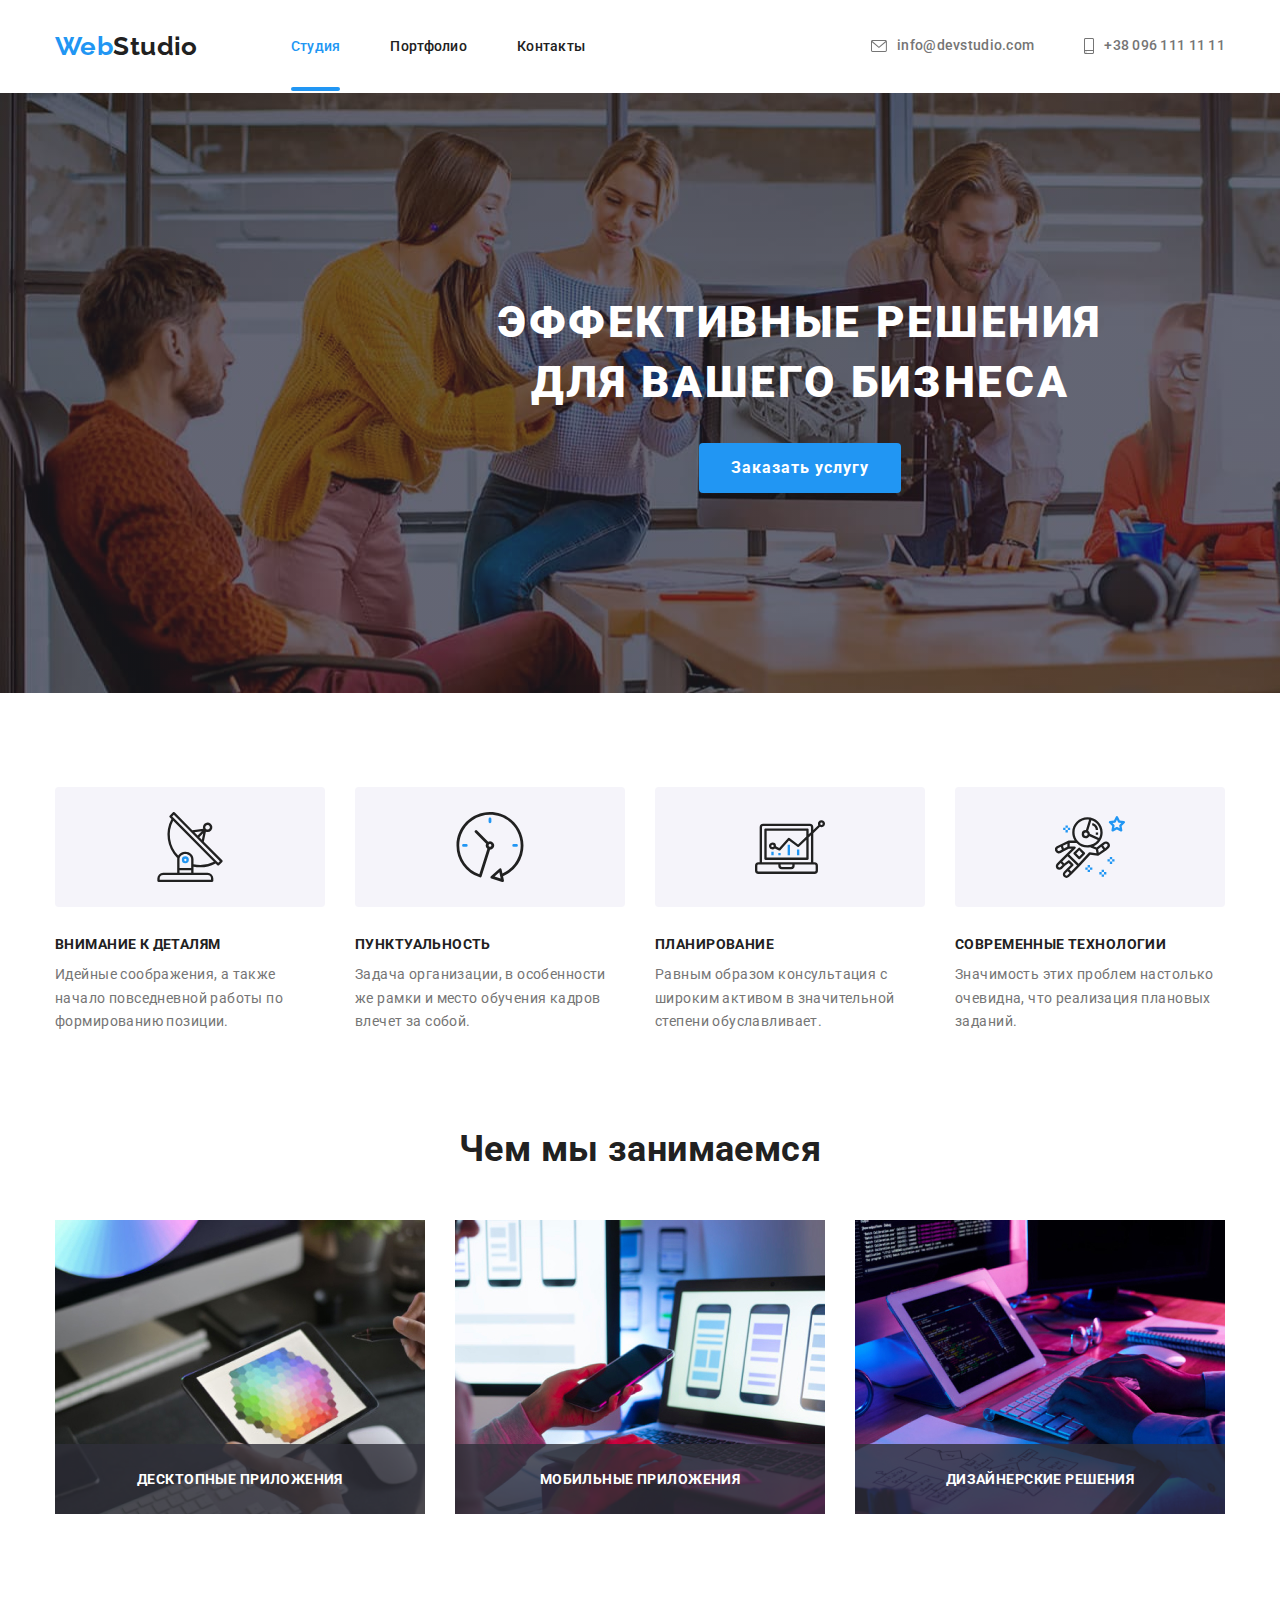
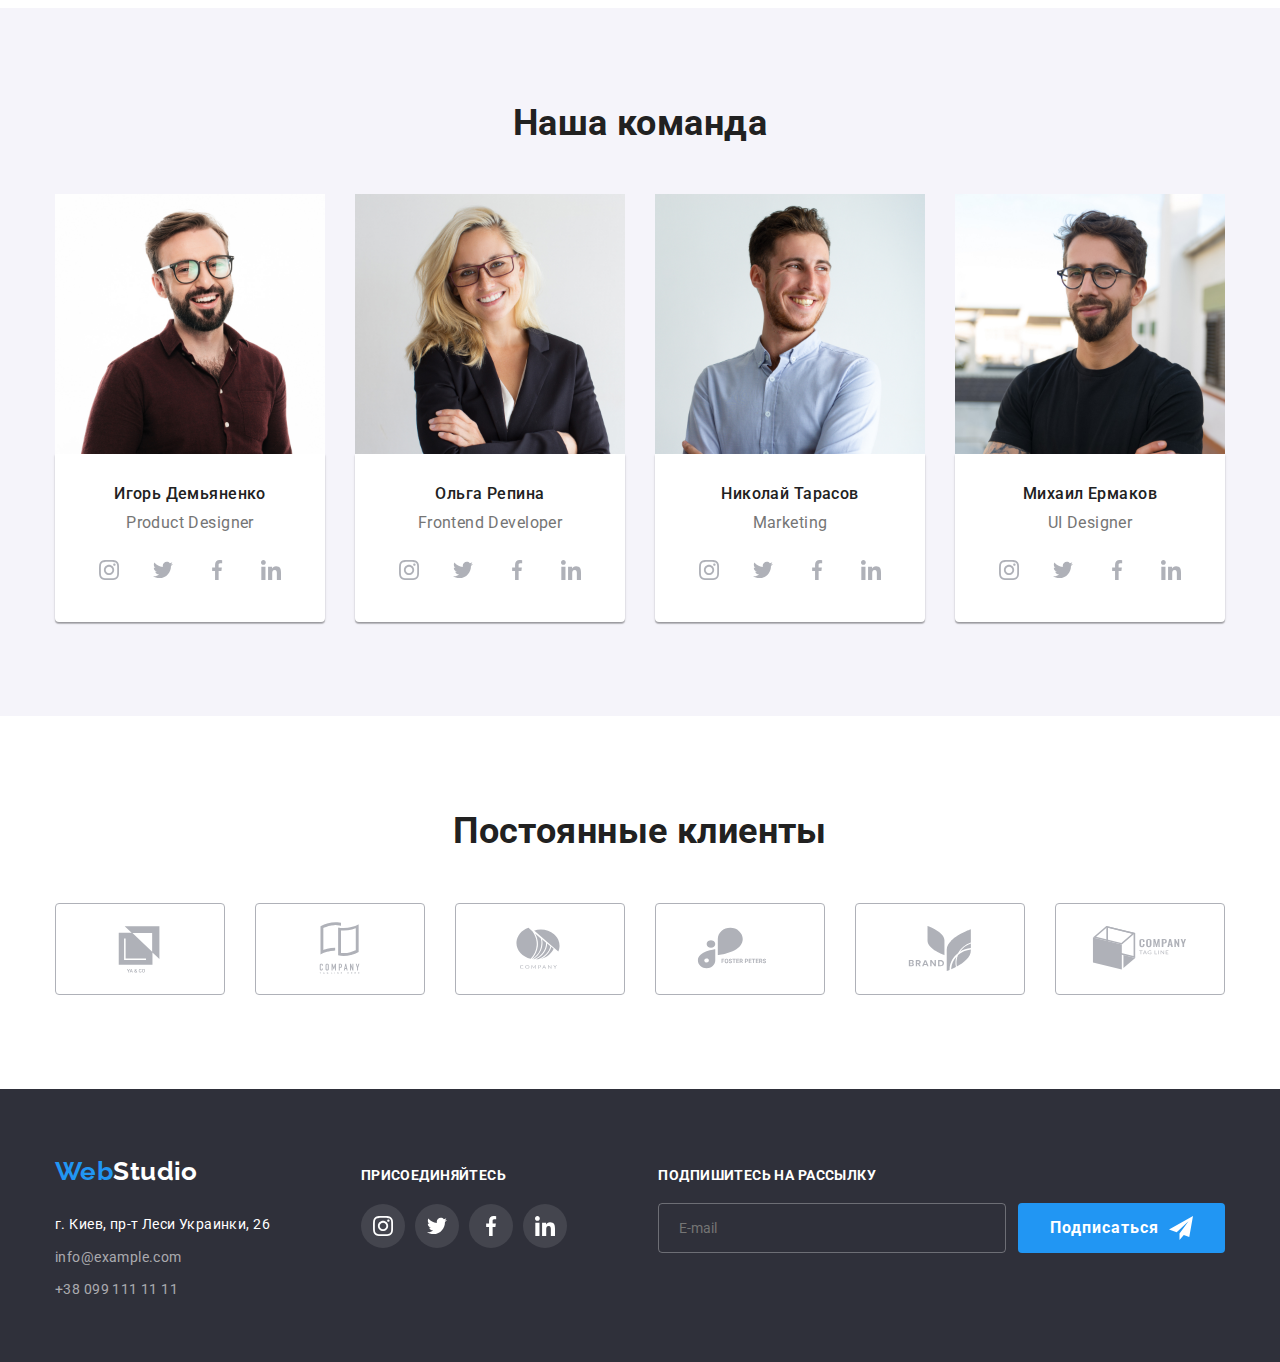
<file: index.html>
<!DOCTYPE html>
<html lang="ru">

<head>
    <meta charset="UTF-8">
    <meta http-equiv="X-UA-Compatible" content="IE=edge">
    <meta name="viewport" content="width=device-width, initial-scale=1.0">
    <title>Document</title>
    <link rel="stylesheet" href="https://cdnjs.cloudflare.com/ajax/libs/modern-normalize/1.1.0/modern-normalize.min.css">
    <link href="https://fonts.googleapis.com/css2?family=Raleway:wght@700&family=Roboto:wght@400;500;700;900&display=swap"
    rel="stylesheet">
    <link rel="stylesheet" href="./CSS/main.min.css">
</head>

<body>
    <header class="header">
        <div class="container main-header">
        <nav class="header-nav">
            <a href="./index.html" class="logo link"><span class="first-word">Web</span>Studio</a>
            <ul class="site-nav list">
                <li class="site-nav-item"><a href="./index.html" class="studio-link link item">Студия</a></li>
                <li class="site-nav-item"><a href="./portfolio.html" class="link item">Портфолио</a></li>
                <li class="site-nav-item"><a href="" class="contacts-link link item">Контакты</a></li>
            </ul>
        </nav>
        <ul class="contacts list">
            <li class="contact-item"><a href="mailto:info@devstudio.com" class="item">
                <svg class="contact-icon-e-mail">
                    <use href="./images/background-img/symbol-defs.svg#icon-envelope">
                    </use>
                </svg>info@devstudio.com</a></li>
            <li class="contact-item"><a href="tel:+380961111111" class="item">
                <svg class="contact-icon-smartphone">
                    <use href="./images/background-img/symbol-defs.svg#icon-smartphone">
                    </use>
                </svg>+38 096 111 11 11</a></li>
        </ul>
        </div>
    </header>
    <main>
        <!--Секция герой-->
        <section class="hero">
            <div class="container hero__content">
            <h1 class="hero__title">Эффективные решения для вашего бизнеса</h1>
            <button type="button" data-modal-open>Заказать услугу</button> 
            </div>
        </section>
        <!--Секция с особенностями-->
        <section class="features">
            <div class="container">
            <h2 class="visually-hidden">Особенности</h2>
            <ul class="features__list list">
                <li class="features__item">
                    <h3 class="features__title">Внимание к деталям</h3>
                    <p class="features__text">Идейные соображения, а также начало повседневной работы по формированию позиции.</p>
                </li>
                <li class="features__item">
                    <h3 class="features__title">Пунктуальность</h3>
                    <p class="features__text">Задача организации, в особенности же рамки и место обучения кадров влечет за собой.</p>
                </li>
                <li class="features__item">
                    <h3 class="features__title">Планирование</h3>
                    <p class="features__text">Равным образом консультация с широким активом в значительной степени обуславливает.</p>
                </li>
                <li class="features__item">
                    <h3 class="features__title">Современные технологии</h3>
                    <p class="features__text">Значимость этих проблем настолько очевидна, что реализация плановых заданий.</p>
                </li>
            </ul>
            </div>
        </section>
        <!--Секция о работе-->
        <section class="work">
            <div class="container">
            <h2 class="work__title title">Чем мы занимаемся</h2>
            <ul class="work__list list">
                <li class="work__item">
                    <img src="./images/section3/img.jpg" width="370" height="294" alt="Печать на планшете">
                                      <div class="work__box"><p class="work__text">Десктопные приложения</p></div>
                </li>
                <li class="work__item"><img src="./images/section3/img-2.jpg" width="370" height="294" alt="Печать на ноутбуке">
                                      <div class="work__box"><p class="work__text">Мобильные приложения</p></div>
                </li>
                <li class="work__item"><img src="./images/section3/img-3.jpg" width="370" height="294" alt="Планшет с изображением палитры">
                                      <div class="work__box"><p class="work__text">Дизайнерские решения</p></div>
                </li>
            </ul>
            </div>
        </section>
        <!--Секция команды-->
        <section class="cards">
            <div class="container">
            <h2 class="cards__title title">Наша команда</h2>
            <ul class="cards__list list">
                <li class="cards__item">
                    <img src="./images/section4/img.jpg" width="270" height="260" alt="Изображение мужчини">
                    <div class="cards__footer">
                    <h3 class="cards__name">Игорь Демьяненко</h3>
                    <p class="cards__pos">Product Designer</p>
                    <ul class="social list">
                        <li class="social__item"><a href="" target="_blank"
                rel="noopener nofollow noreferrer" class="social__link">
                                <svg class="social__icon">
                                    <use href="./images/background-img/symbol-defs.svg#icon-instagram"></use>
                                </svg>
                            </a></li>
                        <li class="social__item"><a href="" target="_blank"
                rel="noopener nofollow noreferrer" class="social__link">
                                <svg class="social__icon">
                                    <use href="./images/background-img/symbol-defs.svg#icon-twitter">
                                    </use>
                                </svg>
                            </a></li>
                        <li class="social__item"><a href="" target="_blank"
                rel="noopener nofollow noreferrer" class="social__link">
                                <svg class="social__icon">
                                    <use href="./images/background-img/symbol-defs.svg#icon-facebook">
                                    </use>
                                </svg>
                            </a></li>
                        <li class="social__item"><a href="" target="_blank"
                rel="noopener nofollow noreferrer" class="social__link">
                                <svg class="social__icon">
                                    <use href="./images/background-img/symbol-defs.svg#icon-linkedin">
                                    </use>
                                </svg>
                            </a></li>
                    </ul>
                    </div>
                </li>
                <li class="cards__item">
                    <img src="./images/section4/img-2.jpg" width="270" height="260" alt="Изображение женщини">
                    <div class="cards__footer">
                    <h3 class="cards__name">Ольга Репина</h3>
                    <p class="cards__pos">Frontend Developer</p>
                    <ul class="social list">
                        <li class="social__item"><a href="" target="_blank"
                rel="noopener nofollow noreferrer" class="social__link">
                                <svg class="social__icon">
                                    <use href="./images/background-img/symbol-defs.svg#icon-instagram"></use>
                                </svg>
                            </a></li>
                        <li class="social__item"><a href="" target="_blank"
                rel="noopener nofollow noreferrer" class="social__link">
                                <svg class="social__icon">
                                    <use href="./images/background-img/symbol-defs.svg#icon-twitter">
                                    </use>
                                </svg>
                            </a></li>
                        <li class="social__item"><a href="" target="_blank"
                rel="noopener nofollow noreferrer" class="social__link">
                                <svg class="social__icon">
                                    <use href="./images/background-img/symbol-defs.svg#icon-facebook">
                                    </use>
                                </svg>
                            </a></li>
                        <li class="social__item"><a href="" target="_blank"
                rel="noopener nofollow noreferrer" class="social__link">
                                <svg class="social__icon">
                                    <use href="./images/background-img/symbol-defs.svg#icon-linkedin">
                                    </use>
                                </svg>
                            </a></li>
                    </ul>
                    </div>
                </li>
                <li class="cards__item">
                    <img src="./images/section4/img-3.jpg" width="270" height="260" alt="Изображение мужчини">
                    <div class="cards__footer">
                    <h3 class="cards__name">Николай Тарасов</h3>
                    <p class="cards__pos">Marketing</p>
                    <ul class="social list">
                        <li class="social__item"><a href="" target="_blank"
                rel="noopener nofollow noreferrer" class="social__link">
                                <svg class="social__icon">
                                    <use href="./images/background-img/symbol-defs.svg#icon-instagram"></use>
                                </svg>
                            </a></li>
                        <li class="social__item"><a href="" target="_blank"
                rel="noopener nofollow noreferrer" class="social__link">
                                <svg class="social__icon">
                                    <use href="./images/background-img/symbol-defs.svg#icon-twitter">
                                    </use>
                                </svg>
                            </a></li>
                        <li class="social__item"><a href="" target="_blank"
                rel="noopener nofollow noreferrer" class="social__link">
                                <svg class="social__icon">
                                    <use href="./images/background-img/symbol-defs.svg#icon-facebook">
                                    </use>
                                </svg>
                            </a></li>
                        <li class="social__item"><a href="" target="_blank"
                rel="noopener nofollow noreferrer" class="social__link">
                                <svg class="social__icon">
                                    <use href="./images/background-img/symbol-defs.svg#icon-linkedin">
                                    </use>
                                </svg>
                            </a></li>
                    </ul>
                    </div>
                </li>
                <li class="cards__item">
                    <img src="./images/section4/img-4.jpg" width="270" height="260" alt="Изображение мужчини">
                    <div class="cards__footer">
                    <h3 class="cards__name">Михаил Ермаков</h3>
                    <p class="cards__pos">UI Designer</p>
                    <ul class="social list">
                        <li class="social__item"><a href="" target="_blank"
                rel="noopener nofollow noreferrer" class="social__link">
                                <svg class="social__icon">
                                    <use href="./images/background-img/symbol-defs.svg#icon-instagram"></use>
                                </svg>
                            </a></li>
                        <li class="social__item"><a href="" target="_blank"
                rel="noopener nofollow noreferrer" class="social__link">
                                <svg class="social__icon">
                                    <use href="./images/background-img/symbol-defs.svg#icon-twitter">
                                    </use>
                                </svg>
                            </a></li>
                        <li class="social__item"><a href="" target="_blank"
                rel="noopener nofollow noreferrer" class="social__link">
                                <svg class="social__icon">
                                    <use href="./images/background-img/symbol-defs.svg#icon-facebook">
                                    </use>
                                </svg>
                            </a></li>
                        <li class="social__item"><a href="" target="_blank"
                rel="noopener nofollow noreferrer" class="social__link">
                                <svg class="social__icon">
                                    <use href="./images/background-img/symbol-defs.svg#icon-linkedin">
                                    </use>
                                </svg>
                            </a></li>
                    </ul>
                    </div>
                </li>
            </ul>
            </div>
        </section>
        <!-- Секция постоянные клиенты -->
        <section class="clients">
            <div class="container">
            <h2 class="clients__title">Постоянные клиенты</h2>
            <ul class="clients__list list">
                <li class="clients__item"><a href="" class="clients__link">
                    <svg class="clients__icon">
                        <use href="./images/background-img/symbol-defs.svg#icon-first">
                        </use>
                    </svg>
                </a></li>
                <li class="clients__item"><a href="" class="clients__link">
                    <svg class="clients__icon">
                        <use href="./images/background-img/symbol-defs.svg#icon-second">

                        </use>
                    </svg>
                </a></li>
                <li class="clients__item"><a href="" class="clients__link">
                    <svg class="clients__icon">
                        <use href="./images/background-img/symbol-defs.svg#icon-third">
                        </use>
                    </svg>
                </a></li>
                <li class="clients__item"><a href="" class="clients__link">
                    <svg class="clients__icon">
                        <use href="./images/background-img/symbol-defs.svg#icon-fourth">
                        </use>
                    </svg>
                </a></li>
                <li class="clients__item"><a href="" class="clients__link">
                    <svg class="clients__icon">
                        <use href="./images/background-img/symbol-defs.svg#icon-fifth">
                        </use>
                    </svg>
                </a></li>
                <li class="clients__item"><a href="" class="clients__link">
                    <svg class="clients__icon">
                        <use href="./images/background-img/symbol-defs.svg#icon-sixth">
                        </use>
                    </svg>
                </a></li>
            </ul>
            </div>
        </section>
    </main>

    <!-- FOOTER -->
    <footer class="footer">
        <div class="container footer-container">
            <div class="first-part">
        <a href="./index.html" class="logo link"><span class="first-word">Web</span>Studio</a>
                <address>
                    <ul class="contacts-list list">
                        <li class="fact-address footer-item"> <a href="https://www.google.com/maps/place/бул.+Леси+Украинки,+26,+Киев,+02000/@50.4265807,30.5361971,17z/data=!3m1!4b1!4m5!3m4!1s0x40d4cf0e033ecbe9:0x57a4dffefec77da0!8m2!3d50.4265807!4d30.5383858" target="_blank"
                rel="noopener nofollow noreferrer" class="link address">г. Киев, пр-т Леси Украинки, 26</a></li>
                        <li class="footer-item"><a href="mailto:info@example.com" class="address">info@example.com</a></li>
                        <li class="footer-item"><a href="tel:+380991111111" class="address">+38 099 111 11 11</a></li>
                    </ul>
                </address>
                </div>
                <div class="second-part">
                <p class="second-part-title">присоединяйтесь</p>
                <ul class="social-list list">
                    <li class="social-item"><a href="" target="_blank"
                rel="noopener nofollow noreferrer" class="social-item-link">
                        <svg class="icon">
                            <use href="./images/background-img/symbol-defs.svg#icon-instagram"></use>
                        </svg>
                    </a></li>
                    <li class="social-item"><a href="" target="_blank"
                rel="noopener nofollow noreferrer" class="social-item-link">
                        <svg class="icon">
                            <use href="./images/background-img/symbol-defs.svg#icon-twitter">
                            </use>
                        </svg>
                    </a></li>
                    <li class="social-item"><a href="" target="_blank"
                rel="noopener nofollow noreferrer" class="social-item-link">
                        <svg class="icon">
                            <use href="./images/background-img/symbol-defs.svg#icon-facebook">
                            </use>
                        </svg>
                    </a></li>
                    <li class="social-item"><a href="" target="_blank"
                rel="noopener nofollow noreferrer" class="social-item-link">
                        <svg class="icon">
                            <use href="./images/background-img/symbol-defs.svg#icon-linkedin">
                            </use>
                        </svg>
                    </a></li>
                </ul>
                </div>
                <div class="third-part">
                <p class="third-part-text">подпишитесь на рассылку</p>
                <form class="third-part-form">
                    <input type="email" name="mail" class="mail-input" placeholder="E-mail">
                    <button class="third-part-btn btn" type="submit">Подписаться</button>
                </form>
                </div>
         </div>
    </footer>
    <div class="backdrop is-hidden" data-modal>
        <div class="modal">
            <button class="modal-button" data-modal-close>
                <svg class="exit-icon">
                    <use href="./images/background-img/symbol-defs.svg#icon-Vector-2">
                    </use>
                </svg>
            </button>
            <p class="form-title">Оставьте свои данные, мы вам перезвоним</p>
            <form class="form">
                <div class="form_field">
                <label class="lable" for="name">Имя</label>
                <div class="input-wrap">
                <input class="input" type="text" name="name" id="name">
                <svg class="icon-input" width="18" height="18">
                    <use href="./images/background-img/symbol-defs.svg#icon-person">
                    </use>
                </svg>
                </div>
                </div>
                <div class="form_field">
                <label class="lable" for="tel">Телефон</label>
                <div class="input-wrap">
                <input class="input" type="tel" name="tel" id="tel">
                <svg class="icon-input" width="18" height="18">
                    <use href="./images/background-img/symbol-defs.svg#icon-phone">
                    </use>
                    </svg>
                </div>
                </div>
                <div class="form_field">
                <label class="lable" for="mail">Почта</label>
                <div class="input-wrap">
                <input class="input" type="email" name="mail" id="mail">
                <svg class="icon-input" width="18" height="18">
                    <use href="./images/background-img/symbol-defs.svg#icon-email">
                    </use>
                </svg>
                </div>
                </div>
                <div class="form_field">
                    <label class="lable" for="modal-textarea">Комментарий</label>
                    <textarea class="textarea" name="comment" id="modal-textarea" placeholder="Введите текст" ></textarea>
                </div>
                <div class="form_field">
                    <input type="checkbox" name="agreement" value="agreement" class="modal-check visually-hidden" id="agreement" />
                    <label for="agreement" class="agreement-text">Соглашаюсь с рассылкой и принимаю <a class="contract-link" href="">Условия договора</a></label>
                 </div>
                 <button class="modal-btn btn" type="submit">Отправить</button>
            </form>
        </div>
        </div>

        <script src="./js/modal.js"></script>
</body>
</html>
</file>
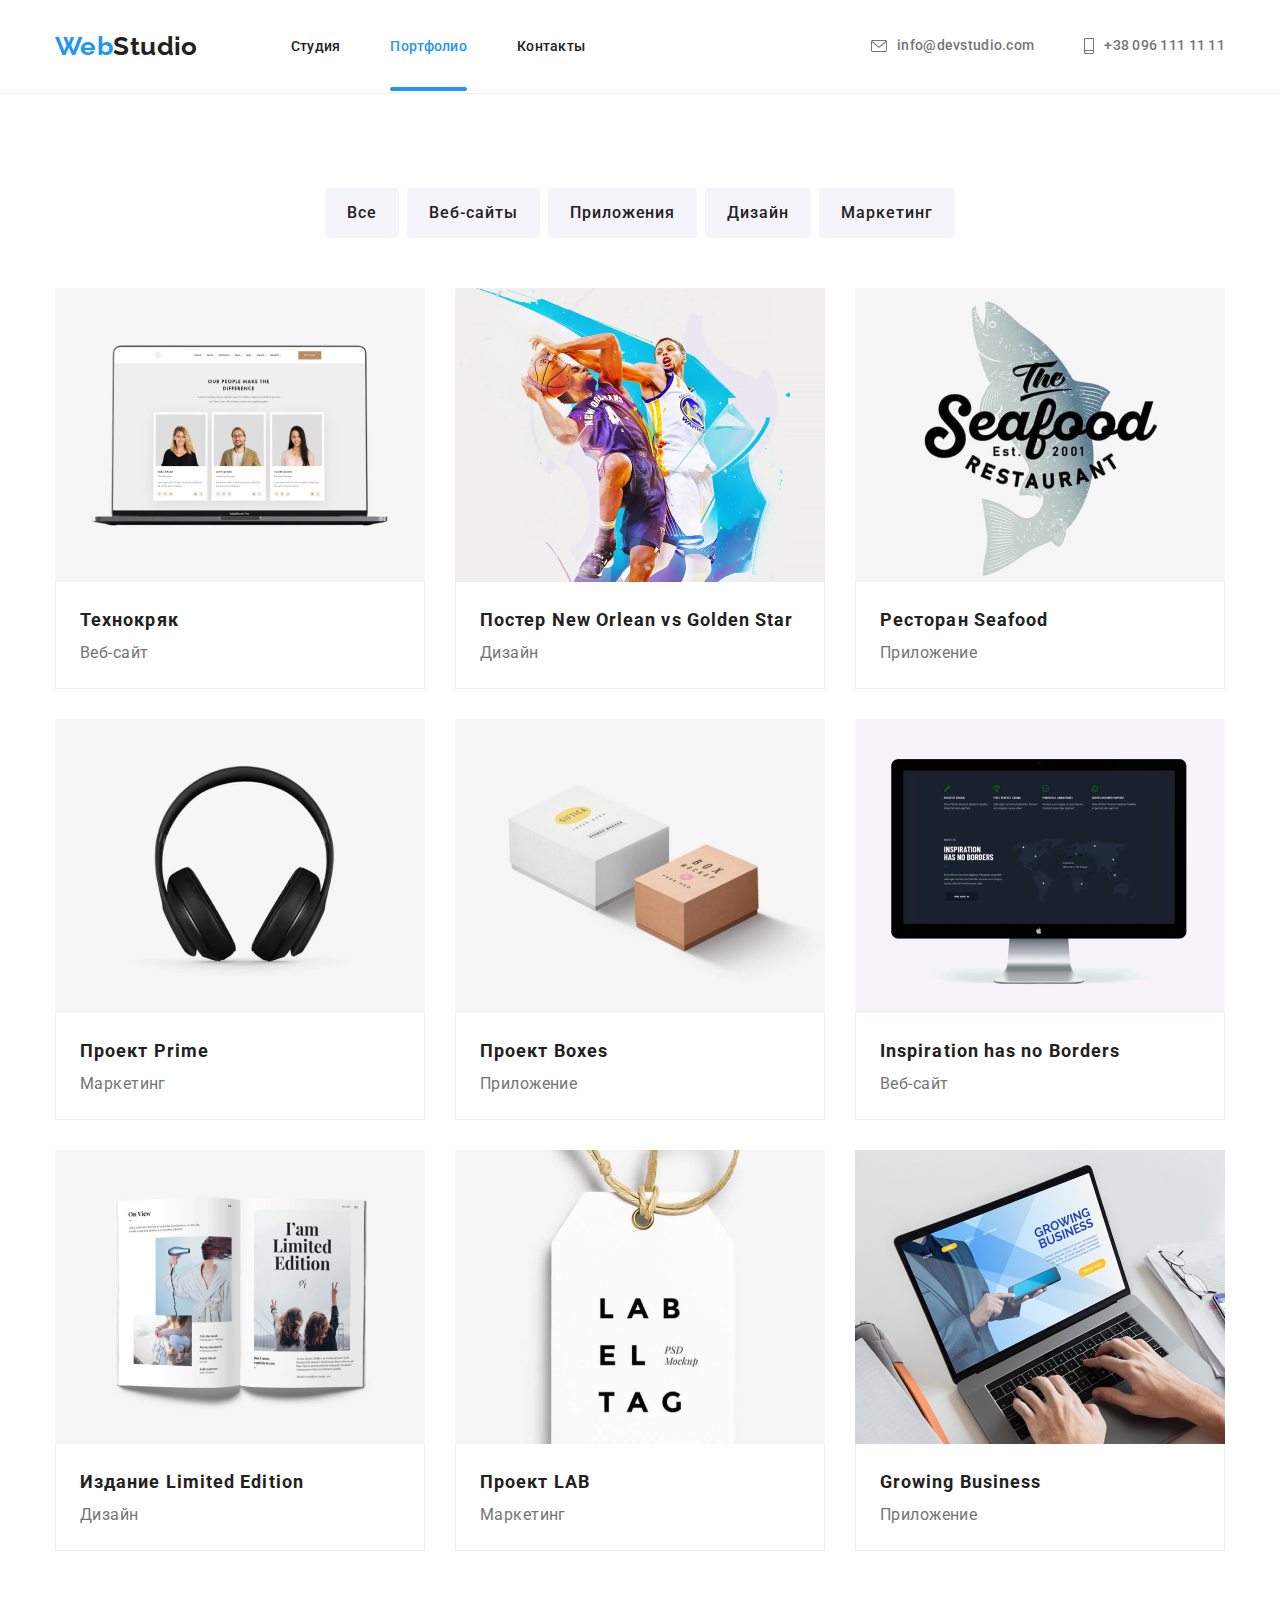
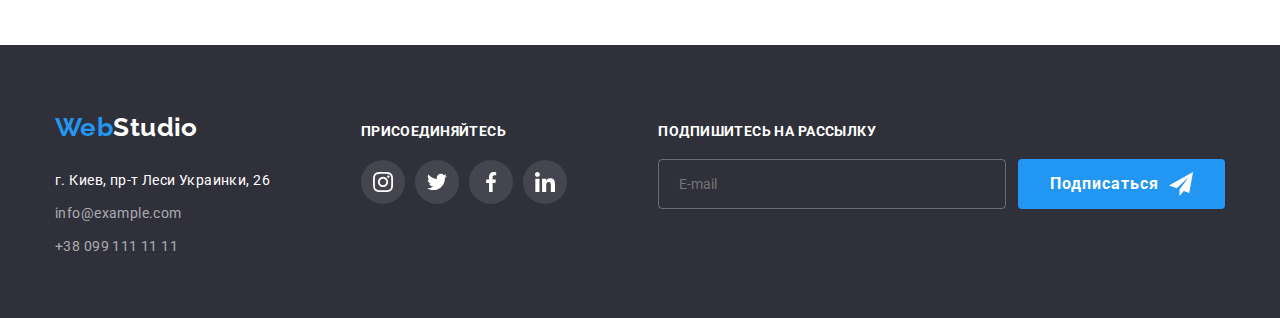
<file: portfolio.html>
<!DOCTYPE html>
<html lang="ru">

<head>
    <meta charset="UTF-8">
    <meta http-equiv="X-UA-Compatible" content="IE=edge">
    <meta name="viewport" content="width=device-width, initial-scale=1.0">
    <title>Document</title>
    <link rel="stylesheet" href="https://cdnjs.cloudflare.com/ajax/libs/modern-normalize/1.1.0/modern-normalize.min.css">
    <link rel="stylesheet" href="https://fonts.googleapis.com/css2?family=Raleway:wght@700&family=Roboto:wght@400;500;700;900&display=swap">
    <link rel="stylesheet" href="./CSS/portfolio.min.css">
</head>

<body>
    <header class="header header-portfolio">
        <div class="container main-header">
            <nav class="header-nav">
                <a href="./index.html" class="logo link"><span class="first-word">Web</span>Studio</a>
                <ul class="site-nav list">
                    <li class="site-nav-item"><a href="./index.html" class="link item">Студия</a></li>
                    <li class="site-nav-item"><a href="./portfolio.html" class="portfolio-link link item">Портфолио</a></li>
                    <li class="site-nav-item"><a href="" class="contacts-link link item">Контакты</a></li>
                </ul>
            </nav>
        <ul class="contacts list">
            <li class="contact-item"><a href="mailto:info@devstudio.com" class="item">
                    <svg class="contact-icon-e-mail">
                        <use href="./images/background-img/symbol-defs.svg#icon-envelope">
                        </use>
                    </svg>info@devstudio.com</a></li>
            <li class="contact-item"><a href="tel:+380961111111" class="item">
                    <svg class="contact-icon-smartphone">
                        <use href="./images/background-img/symbol-defs.svg#icon-smartphone">
                        </use>
                    </svg>+38 096 111 11 11</a></li>
        </ul>
        </div>
    </header>
    <main>
        <section class="section-main">
            <div class="container">
            <h1 class="visually-hidden">Портфолио</h1>
            <!-- Список кнопок -->
            <ul class="buttons list">
                <li class="button__item"><button type="button">Все</button></li>
                <li class="button__item"><button type="button">Веб-сайты</button></li>
                <li class="button__item"><button type="button">Приложения</button></li>
                <li class="button__item"><button type="button">Дизайн</button></li>
                <li class="button__item"><button type="button">Маркетинг</button></li>
            </ul>
            <!--Список проектов-->
            <ul class="project list">
                <li class="project__item"><a href="" class="project__link link">
                    <div class="project-card">
                    <img class="project-img" src="./images/HT2/img.jpg" width="370" height="294" alt="Изображение с ноутбуком">
                    <div class="project-box">
                        <p class="project-box-text">Ресурс предлагает комплексные предложения с разным уровнем функционала и сервисов. Все это позволит посетителю получить
                        исчерпывающие сведения о компании или частном лице.</p>
                    </div>
                    </div>
                    <div class="project-text">
                    <h2>Технокряк</h2>
                    <p class="paragraph">Веб-сайт</p>
                    </div>
                    </a>

                </li>
                <li class="project__item"><a href="" class="project__link link">
                    <div class="project-card">
                    <img src="./images/HT2/img-2.jpg" width="370" height="294" alt="Баскетболисты">
                    <div class="project-box">
                        <p class="project-box-text">Ресурс предлагает комплексные предложения с разным уровнем функционала и сервисов. Все
                            это позволит посетителю получить
                            исчерпывающие сведения о компании или частном лице.</p>
                    </div>
                    </div>
                    <div class="project-text">
                    <h2>Постер New Orlean vs Golden Star</h2>
                    <p>Дизайн</p>
                    </div>
                    </a>
                </li>
                <li class="project__item"><a href="" class="project__link link">
                    <div class="project-card">
                    <img src="./images/HT2/img-3.jpg" width="370" height="294" alt="Логотип ресторана">
                    <div class="project-box">
                        <p class="project-box-text">Ресурс предлагает комплексные предложения с разным уровнем функционала и сервисов. Все
                            это позволит посетителю получить
                            исчерпывающие сведения о компании или частном лице.</p>
                    </div>
                    </div>
                    <div class="project-text">
                    <h2>Ресторан Seafood</h2>
                    <p>Приложение</p>
                    </div>
                    </a>
                </li>
                <li class="project__item"><a href="" class="project__link link">
                    <div class="project-card">
                    <img src="./images/HT2/img-4.jpg" width="370" height="294" alt="Изображение с наушникми">
                    <div class="project-box">
                        <p class="project-box-text">Ресурс предлагает комплексные предложения с разным уровнем функционала и сервисов. Все
                            это позволит посетителю получить
                            исчерпывающие сведения о компании или частном лице.</p>
                    </div>
                    </div>
                    <div class="project-text">
                    <h2>Проект Prime</h2>
                    <p>Маркетинг</p>
                    </div>
                    </a>
                </li>
                <li class="project__item"><a href="" class="project__link link">
                    <div class="project-card">
                    <img src="./images/HT2/img-5.jpg" width="370" height="294" alt="Изображение с коробками">
                    <div class="project-box">
                        <p class="project-box-text">Ресурс предлагает комплексные предложения с разным уровнем функционала и сервисов. Все
                            это позволит посетителю получить
                            исчерпывающие сведения о компании или частном лице.</p>
                    </div>
                    </div>
                    <div class="project-text">
                    <h2>Проект Boxes</h2>
                    <p>Приложение</p>
                    </div>
                </a>
                </li>
                <li class="project__item"><a href="" class="project__link link">
                    <div class="project-card">
                    <img src="./images/HT2/img-6.jpg" width="370" height="294" alt="Изображение с екраном">
                    <div class="project-box">
                        <p class="project-box-text">Ресурс предлагает комплексные предложения с разным уровнем функционала и сервисов. Все
                            это позволит посетителю получить
                            исчерпывающие сведения о компании или частном лице.</p>
                    </div>
                    </div>
                    <div class="project-text">
                    <h2 lang="en">Inspiration has no Borders</h2>
                    <p>Веб-сайт</p>
                    </div>
                    </a>
                </li>
                <li class="project__item"><a href="" class="project__link link">
                    <div class="project-card">
                    <img src="./images/HT2/img-7.jpg" width="370" height="294" alt="Изображение с журналом">
                    <div class="project-box">
                        <p class="project-box-text">Ресурс предлагает комплексные предложения с разным уровнем функционала и сервисов. Все
                            это позволит посетителю получить
                            исчерпывающие сведения о компании или частном лице.</p>
                    </div>
                    </div>
                    <div class="project-text">
                    <h2>Издание Limited Edition</h2>
                    <p>Дизайн</p>
                    </div>
                    </a>
                </li>
                <li class="project__item"><a href="" class="project__link link">
                    <div class="project-card">
                    <img src="./images/HT2/img-8.jpg" width="370" height="294" alt="Изображение с лейблом">
                    <div class="project-box">
                        <p class="project-box-text">Ресурс предлагает комплексные предложения с разным уровнем функционала и сервисов. Все
                            это позволит посетителю получить
                            исчерпывающие сведения о компании или частном лице.</p>
                    </div>
                    </div>
                    <div class="project-text">
                    <h2>Проект LAB</h2>
                    <p>Маркетинг</p>
                    </div>
                    </a>
                </li>
                <li class="project__item"><a href="" class="project__link link">
                    <div class="project-card">
                    <img src="./images/HT2/img-9.jpg" width="370" height="294" alt="Изображение рук с ноутбуком">
                    <div class="project-box">
                        <p class="project-box-text">Ресурс предлагает комплексные предложения с разным уровнем функционала и сервисов. Все
                            это позволит посетителю получить
                            исчерпывающие сведения о компании или частном лице.</p>
                    </div>
                    </div>
                    <div class="project-text">
                    <h2 lang="en">Growing Business</h2>
                    <p>Приложение</p>
                    </div>
                    </a>
                </li>
            </ul>
            </div>
        </section>
    </main>
    <footer class="footer">
        <div class="container footer-container">
            <div class="first-part">
                <a href="./index.html" class="logo footer-logo link"><span class="first-word">Web</span>Studio</a>
                <address>
                    <ul class="contacts-list list">
                        <li class="fact-address footer-item"> <a
                                href="https://www.google.com/maps/place/бул.+Леси+Украинки,+26,+Киев,+02000/@50.4265807,30.5361971,17z/data=!3m1!4b1!4m5!3m4!1s0x40d4cf0e033ecbe9:0x57a4dffefec77da0!8m2!3d50.4265807!4d30.5383858"
                                target="_blank" rel="noopener nofollow noreferrer" class="link address">г. Киев, пр-т Леси
                                Украинки, 26</a></li>
                        <li class="footer-item"><a href="mailto:info@example.com" class="address">info@example.com</a></li>
                        <li class="footer-item"><a href="tel:+380991111111" class="address">+38 099 111 11 11</a></li>
                    </ul>
                </address>
            </div>
            <div class="second-part">
                <p class="second-part-title">присоединяйтесь</p>
                <ul class="social-list list">
                    <li class="social-item"><a href="" target="_blank"
                rel="noopener nofollow noreferrer" class="social-item-link">
                            <svg class="icon">
                                <use href="./images/background-img/symbol-defs.svg#icon-instagram"></use>
                            </svg>
                        </a></li>
                    <li class="social-item"><a href="" target="_blank"
                rel="noopener nofollow noreferrer" class="social-item-link">
                            <svg class="icon">
                                <use href="./images/background-img/symbol-defs.svg#icon-twitter">
                                </use>
                            </svg>
                        </a></li>
                    <li class="social-item"><a href="" target="_blank"
                rel="noopener nofollow noreferrer" class="social-item-link">
                            <svg class="icon">
                                <use href="./images/background-img/symbol-defs.svg#icon-facebook">
                                </use>
                            </svg>
                        </a></li>
                    <li class="social-item"><a href="" target="_blank"
                rel="noopener nofollow noreferrer" class="social-item-link">
                            <svg class="icon">
                                <use href="./images/background-img/symbol-defs.svg#icon-linkedin">
                                </use>
                            </svg>
                        </a></li>
                </ul>
            </div>
            <div class="third-part">
                <p class="third-part-text">подпишитесь на рассылку</p>
                <form class="third-part-form">
                    <input type="email" name="mail" class="mail-input" placeholder="E-mail">
                    <button class="third-part-btn btn" type="submit">Подписаться</button>
                </form>
            </div>
        </div>
    </footer>
</body>
</html>
</file>
<file: CSS/main.min.css>
:root{--bgc: #FFFFFF;--secondary-bgc: #2F303A;--bgc-accent: #F5F4FA;--text-color: #757575;--header-color: #212121;--accent-text: #2196F3;--main-cub: cubic-bezier(0.4, 0, 0.2, 1)}.visually-hidden{position:absolute;white-space:nowrap;width:1px;height:1px;overflow:hidden;border:0;padding:0;clip:rect(0 0 0 0);clip-path:inset(50%);margin:-1px}p,h1,h2,h3,h4,h5,h6{margin:0}ul,ol{margin:0;padding-left:0}button{cursor:pointer}img{display:block}body{background-color:var(--bgc);color:var(--text-color);font-family:Roboto,sans-serif;font-size:14px;letter-spacing:.03em}.list{list-style:none}.link{text-decoration:none}.container{width:1200px;margin:0 auto;padding-left:15px;padding-right:15px}button{display:inline-block;background-color:var(--accent-text);color:var(--bgc);font-family:inherit;font-weight:700;font-size:16px;line-height:1.87;letter-spacing:.06em;border-radius:4px;min-width:200px;height:50px;padding:10px 32px;border:0}.title{color:var(--header-color);font-weight:700;font-size:36px;line-height:1.17;text-align:center}.backdrop{position:fixed;top:0;left:0;width:100%;height:100%;background-color:rgba(0,0,0,.2);opacity:1;transition:opacity 250ms var(--main-cub),visibility 250ms var(--main-cub)}.backdrop.is-hidden{opacity:0;pointer-events:none;visibility:hidden}.modal{position:absolute;top:50%;left:50%;transform:translate(-50%, -50%);width:528px;min-height:581px;background-color:var(--bgc);padding:40px;box-shadow:0px 4px 4px rgba(0,0,0,.15);border-radius:4px;transform:translate(-50%, -50%) scale(1);transition:transform 250ms var(--main-cub)}.backdrop.is-hidden .modal{transform:translate(-50%, -50%) scale(0.75)}.modal-button{position:absolute;top:8px;right:8px;display:flex;align-items:center;justify-content:center;padding:0;min-width:30px;height:30px;border:1px solid rgba(0,0,0,.1);background-color:rgba(0,0,0,0);border-radius:50%;opacity:1;transition:opacity 250ms var(--main-cub)}.modal-button:hover,.modal-button:focus{fill:var(--accent-text)}.exit-icon{padding:1px;width:11px;height:11px}.form-title{font-weight:700;font-size:20px;line-height:1.15;text-align:center;margin-bottom:12px;color:var(--header-color)}.form_field{width:448px;margin-bottom:10px}.lable{display:block;font-size:12px;line-height:1.1666666667;letter-spacing:.01em;margin-bottom:4px;color:var(--text-color)}.input-wrap{position:relative}.input{width:100%;height:40px;border:1px solid rgba(33,33,33,.2);border-radius:4px;padding-left:35px;outline:none;transition:border-color 250ms var(--main-cub)}.input:focus{border-color:var(--accent-text)}.icon-input{position:absolute;left:12px;top:50%;transform:translateY(-50%);transition:fill 250ms var(--main-cub)}.icon-input:focus+.icon-input{fill:var(--accent-text)}.textarea{width:100%;height:120px;padding:12px 16px;border:1px solid rgba(33,33,33,.2);border-radius:4px;resize:none;outline:none;transition:border-color 250ms var(--main-cub)}.textarea::placeholder{font-size:14px;line-height:1.1428571429;letter-spacing:.01em;color:rgba(117,117,117,.5)}.textarea:focus{border-color:var(--accent-text)}.agreement-text{display:flex;align-items:center;font-weight:400;font-size:14px;line-height:1.7142857143;color:#757575}.agreement-text::before{content:"";width:16px;height:15px;border:2px solid var(--header-color);border-radius:3px;margin-right:8px}.modal-check:checked+.agreement-text::before{background-color:var(--accent-text);background-image:url(../images/background-img/check.svg);background-repeat:no-repeat;background-position:center;border:none}.modal-check:focus+.agreement-text::before{border-color:var(--accent-text)}.contract-link{color:var(--accent-text)}.modal-btn{display:block;margin:0 auto;margin-top:30px;box-shadow:0px 4px 4px rgba(0,0,0,.15);border-radius:4px}.main-header{display:flex;align-items:center}.header{padding-top:24px;padding-bottom:25px}.header-nav{display:flex;align-items:center}.logo{color:var(--header-color);font-family:Raleway,sans-serif;font-weight:700;font-size:26px;line-height:1.7;margin-right:93px}.logo .first-word{color:var(--accent-text)}.site-nav{display:flex}.site-nav>li:not(:last-child){margin-right:50px}.site-nav a{color:var(--header-color);font-weight:500;line-height:16px;letter-spacing:.02em;transition:color 250ms var(--main-cub)}.site-nav a:hover,.site-nav a:focus{color:var(--accent-text)}.site-nav-item{position:relative}.site-nav .studio-link::after{position:absolute;bottom:0;left:0;transform:translateY(37px);content:"";display:block;width:100%;height:4px;background:#2196f3;border-radius:2px}.site-nav .portfolio-link::after{position:absolute;bottom:0;left:0;transform:translateY(37px);content:"";display:block;width:100%;height:4px;background:#2196f3;border-radius:2px}.site-nav .portfolio-link{color:var(--accent-text)}.site-nav .studio-link{color:var(--accent-text)}.contacts{display:flex;margin-left:auto}.contacts a{display:flex;align-items:center;font-weight:500;line-height:1.14;letter-spacing:.02em;color:var(--text-color);text-decoration:none;transition:color 250ms var(--main-cub)}.contacts a:hover,.contacts a:focus{color:var(--accent-text)}.contacts>.contact-item:not(:last-child){margin-right:50px}.item{padding-top:12px;padding-bottom:12px}.contact-icon-e-mail{width:16px;height:12px;fill:currentColor;margin-right:10px}.contact-icon-smartphone{width:10px;height:16px;fill:currentColor;margin-right:10px}.hero{background-color:#c4c4c4;width:1600px;background-image:linear-gradient(rgba(47, 48, 58, 0.4), rgba(47, 48, 58, 0.4)),url(../images/background-img/img-bg.jpg);background-repeat:no-repeat;margin:auto;padding-top:200px;padding-bottom:200px}.hero__content{text-align:center}.hero__title{color:var(--bgc);width:696px;font-weight:900;font-size:44px;line-height:1.36;letter-spacing:.06em;text-transform:uppercase;margin-left:auto;margin-right:auto;margin-bottom:30px}.features{padding-top:94px;padding-bottom:94px}.features__list{display:flex;justify-content:center}.features__item{width:calc((100% - 90px)/4);margin-right:30px}.features__item:last-child{margin-right:0}.features__text{font-size:14px;line-height:1.7;letter-spacing:.03em}.features__title{color:var(--header-color);font-weight:700;font-size:14px;line-height:1.14;text-transform:uppercase;margin-bottom:10px}.features__item::before{display:block;content:"";margin-bottom:30px;height:120px;background-color:var(--bgc-accent);border-radius:4px;background-repeat:no-repeat;background-size:70px;background-position:center}.features__item:nth-child(1)::before{background-image:url(../images/background-img/antenna.svg)}.features__item:nth-child(2)::before{background-image:url(../images/background-img/clock.svg)}.features__item:nth-child(3)::before{background-image:url(../images/background-img/diagram.svg)}.features__item:nth-child(4)::before{background-image:url(../images/background-img/astronaut.svg)}.work{padding-top:0;padding-bottom:94px}.work__title{margin-bottom:50px}.work__list{display:flex}.work__item{position:relative}.work__box{position:absolute;bottom:0;left:0;display:flex;align-items:center;justify-content:center;width:370px;height:70px;background-color:rgba(47,48,58,.8)}.work__text{font-weight:700;line-height:1.1428571429;text-align:center;text-transform:uppercase;color:#fff}.work__item:not(:last-child){margin-right:30px}.cards{padding-top:94px;padding-bottom:94px;background-color:var(--bgc-accent)}.cards__title{margin-bottom:50px}.cards__list{display:flex}.cards__footer{width:270px;background-color:var(--bgc);padding-top:30px;padding-bottom:30px;text-align:center;border-radius:0px 0px 4px 4px;box-shadow:0px 1px 3px rgba(0,0,0,.12),0px 1px 1px rgba(0,0,0,.14),0px 2px 1px rgba(0,0,0,.2)}.cards__item:not(:last-child){margin-right:30px}.cards__name{color:var(--header-color);font-weight:500;font-size:16px;line-height:1.19;margin-bottom:10px}.cards__pos{font-size:16px;line-height:1.19;margin-bottom:16px}.social{display:flex;justify-content:center}.social__item{width:44px;height:44px;margin-right:10px;display:flex;align-items:center;justify-content:center}.social__item:last-child{margin-right:0}.social__link{width:44px;height:44px;background-color:rgba(0,0,0,0);border-radius:50%;display:flex;align-items:center;justify-content:center;transition:background-color 250ms var(--main-cub)}.social__link:hover,.social__link:focus{background-color:var(--accent-text)}.social__icon{width:20px;height:20px;fill:#afb1b8;transition:fill 250ms var(--main-cub)}.social__link:hover .social__icon,.social__link:focus .social__icon{fill:var(--bgc)}.clients{padding-top:94px;padding-bottom:94px}.clients__title{font-size:36px;line-height:1.17;text-align:center;margin-bottom:50px;color:#212121}.clients__list{display:flex;justify-content:center}.clients__item{width:170px;height:92px;margin-right:30px}.clients__item:last-child{margin-right:0}.clients__link{width:100%;height:100%;border:1px solid #afb1b8;border-radius:4px;display:flex;align-items:center;justify-content:center;transition:border-color 250ms var(--main-cub)}.clients__link:hover,.clients__link:focus{border-color:var(--accent-text)}.clients__icon{width:106px;height:60px;fill:#afb1b8;transition:fill 250ms var(--main-cub)}.clients__link:hover .clients__icon,.clients__link:focus .clients__icon{fill:var(--accent-text)}.footer{background-color:var(--secondary-bgc);padding-top:60px;padding-bottom:60px}.footer-container{display:flex;align-items:baseline}.first-part{margin-right:70px}.first-part>.logo{display:block;color:var(--bgc);font-family:Raleway,sans-serif;font-weight:700;font-size:26px;line-height:1.7;margin-bottom:20px}.footer-item{display:block;margin-bottom:9px}.footer-item:last-child{margin-bottom:0}.first-word{color:var(--accent-text)}.second-part-title{font-weight:700;font-size:14px;line-height:1.14;letter-spacing:.03em;text-transform:uppercase;color:#fff;margin-bottom:20px}.third-part{margin-left:auto}.third-part-text{margin-bottom:20px;font-weight:700;font-size:14px;line-height:1.1428571429;text-transform:uppercase;color:#fff}.third-part-form{display:flex;align-items:center}.mail-input{display:inline-block;color:var(--bgc);background-color:rgba(0,0,0,0);width:348px;height:50px;border:1px solid rgba(255,255,255,.3);border-radius:4px;outline:none;padding-left:20px;transition:border-color 250ms var(--main-cub)}.mail-input:focus{border-color:var(--accent-text)}.third-part-btn{display:flex;align-items:center;justify-content:center;margin-left:12px}.third-part-btn::after{display:inline-block;content:"";width:24px;height:24px;background-color:rgba(0,0,0,0);background-image:url(../images/background-img/icon-send.svg);margin-left:10px}.contacts-list{font-weight:400;line-height:1.7}.contacts-list>.fact-address>a{color:var(--bgc);font-style:normal}.contacts-list .address{color:rgba(255,255,255,.6);text-decoration:none;font-style:normal;transition:color 250ms var(--main-cub)}.contacts-list .address:hover,.contacts-list .address:focus{color:var(--accent-text)}.social-list{display:flex;justify-content:center}.social-item{width:44px;height:44px;margin-right:10px}.social-item:last-child{margin-right:0}.social-item-link{width:100%;height:100%;background-color:rgba(255,255,255,.1);display:flex;border-radius:50%;align-items:center;justify-content:center;transition:background-color 250ms var(--main-cub)}.social-item-link:hover,.social-item-link:focus{background-color:var(--accent-text)}.social-item-link .icon{width:20px;height:20px;fill:var(--bgc);transition:fill 250ms var(--main-cub)}/*# sourceMappingURL=main.min.css.map */
</file>
<file: CSS/portfolio.min.css>
:root{--bgc: #FFFFFF;--secondary-bgc: #2F303A;--bgc-accent: #F5F4FA;--text-color: #757575;--header-color: #212121;--accent-text: #2196F3;--main-cub: cubic-bezier(0.4, 0, 0.2, 1)}p,h1,h2,h3,h4,h5,h6{margin:0}ul,ol{margin:0;padding-left:0}button{cursor:pointer}img{display:block}.visually-hidden{position:absolute;white-space:nowrap;width:1px;height:1px;overflow:hidden;border:0;padding:0;clip:rect(0 0 0 0);clip-path:inset(50%);margin:-1px}body{background-color:var(--bgc);color:var(--text-color);font-family:Roboto,sans-serif;font-size:14px;letter-spacing:.03em}.list{list-style:none}.link{text-decoration:none}.container{width:1200px;margin:0 auto;padding-left:15px;padding-right:15px}button{display:inline-block;background-color:var(--accent-text);color:var(--bgc);font-family:inherit;font-weight:700;font-size:16px;line-height:1.87;letter-spacing:.06em;border-radius:4px;min-width:200px;height:50px;padding:10px 32px;border:0}.main-header{display:flex;align-items:center}.header{padding-top:24px;padding-bottom:25px}.header-nav{display:flex;align-items:center}.logo{color:var(--header-color);font-family:Raleway,sans-serif;font-weight:700;font-size:26px;line-height:1.7;margin-right:93px}.logo .first-word{color:var(--accent-text)}.header-portfolio{border-bottom:1px solid #eee}.site-nav{display:flex}.site-nav>li:not(:last-child){margin-right:50px}.site-nav a{color:var(--header-color);font-weight:500;line-height:16px;letter-spacing:.02em;transition:color 250ms var(--main-cub)}.site-nav a:hover,.site-nav a:focus{color:var(--accent-text)}.site-nav-item{position:relative}.site-nav .studio-link::after{position:absolute;bottom:0;left:0;transform:translateY(37px);content:"";display:block;width:100%;height:4px;background:#2196f3;border-radius:2px}.site-nav .portfolio-link::after{position:absolute;bottom:0;left:0;transform:translateY(37px);content:"";display:block;width:100%;height:4px;background:#2196f3;border-radius:2px}.site-nav .portfolio-link{color:var(--accent-text)}.site-nav .studio-link{color:var(--accent-text)}.contacts{display:flex;margin-left:auto}.contacts a{display:flex;align-items:center;font-weight:500;line-height:1.14;letter-spacing:.02em;color:var(--text-color);text-decoration:none;transition:color 250ms var(--main-cub)}.contacts a:hover,.contacts a:focus{color:var(--accent-text)}.contacts>.contact-item:not(:last-child){margin-right:50px}.item{padding-top:12px;padding-bottom:12px}.contact-icon-e-mail{width:16px;height:12px;fill:currentColor;margin-right:10px}.contact-icon-smartphone{width:10px;height:16px;fill:currentColor;margin-right:10px}.section-main{padding-top:94px;padding-bottom:94px}.project{display:flex;flex-wrap:wrap}.project__item{margin-right:30px;margin-bottom:30px}.project__link{display:block;transition:box-shadow 250ms var(--main-cub)}.project__link:hover,.project__link:focus{box-shadow:0px 1px 1px rgba(0,0,0,.12),0px 4px 4px rgba(0,0,0,.06),1px 4px 6px rgba(0,0,0,.16)}.project__item:nth-last-child(-n+3){margin-bottom:0}.project__item:nth-child(3n){margin-right:0}.project-text{padding:20px 24px;width:370px;border:1px solid #eee;border-top:0}li h2{color:var(--header-color);font-weight:700;font-size:18px;line-height:2;letter-spacing:.06em}.project__item p{color:var(--text-color);font-weight:400;font-size:16px;line-height:1.87}.project-card{position:relative;overflow:hidden}.project-box{position:absolute;top:0;left:0;transform:translateY(100%);display:flex;align-items:center;padding:63px 24px;width:370px;height:294px;background-color:rgba(33,150,243,.9);transition:transform 250ms var(--main-cub)}.project__item:hover .project-box{transform:translateY(0)}.project-box .project-box-text{font-size:18px;line-height:1.5555555556;color:#fff}.buttons{display:flex;justify-content:center;margin-bottom:50px}.button__item{margin-right:8px}.button__item:last-child{margin-right:0}.button__item button{display:block;background-color:var(--bgc-accent);color:var(--header-color);font-weight:500;font-size:16px;line-height:1.6;border-radius:4px;min-width:73px;padding:6px 22px;transition:box-shadow 250ms var(--main-cub),background-color 250ms var(--main-cub),color 250ms var(--main-cub)}.button__item button:hover,.button__item button:focus{background-color:var(--accent-text);color:var(--bgc);box-shadow:0px 3px 1px rgba(0,0,0,.1),0px 1px 2px rgba(0,0,0,.08),0px 2px 2px rgba(0,0,0,.12)}.footer{background-color:var(--secondary-bgc);padding-top:60px;padding-bottom:60px}.footer-container{display:flex;align-items:baseline}.first-part{margin-right:70px}.first-part>.logo{display:block;color:var(--bgc);font-family:Raleway,sans-serif;font-weight:700;font-size:26px;line-height:1.7;margin-bottom:20px}.footer-item{display:block;margin-bottom:9px}.footer-item:last-child{margin-bottom:0}.first-word{color:var(--accent-text)}.second-part-title{font-weight:700;font-size:14px;line-height:1.14;letter-spacing:.03em;text-transform:uppercase;color:#fff;margin-bottom:20px}.third-part{margin-left:auto}.third-part-text{margin-bottom:20px;font-weight:700;font-size:14px;line-height:1.1428571429;text-transform:uppercase;color:#fff}.third-part-form{display:flex;align-items:center}.mail-input{display:inline-block;color:var(--bgc);background-color:rgba(0,0,0,0);width:348px;height:50px;border:1px solid rgba(255,255,255,.3);border-radius:4px;outline:none;padding-left:20px;transition:border-color 250ms var(--main-cub)}.mail-input:focus{border-color:var(--accent-text)}.third-part-btn{display:flex;align-items:center;justify-content:center;margin-left:12px}.third-part-btn::after{display:inline-block;content:"";width:24px;height:24px;background-color:rgba(0,0,0,0);background-image:url(../images/background-img/icon-send.svg);margin-left:10px}.contacts-list{font-weight:400;line-height:1.7}.contacts-list>.fact-address>a{color:var(--bgc);font-style:normal}.contacts-list .address{color:rgba(255,255,255,.6);text-decoration:none;font-style:normal;transition:color 250ms var(--main-cub)}.contacts-list .address:hover,.contacts-list .address:focus{color:var(--accent-text)}.social-list{display:flex;justify-content:center}.social-item{width:44px;height:44px;margin-right:10px}.social-item:last-child{margin-right:0}.social-item-link{width:100%;height:100%;background-color:rgba(255,255,255,.1);display:flex;border-radius:50%;align-items:center;justify-content:center;transition:background-color 250ms var(--main-cub)}.social-item-link:hover,.social-item-link:focus{background-color:var(--accent-text)}.social-item-link .icon{width:20px;height:20px;fill:var(--bgc);transition:fill 250ms var(--main-cub)}/*# sourceMappingURL=portfolio.min.css.map */
</file>
